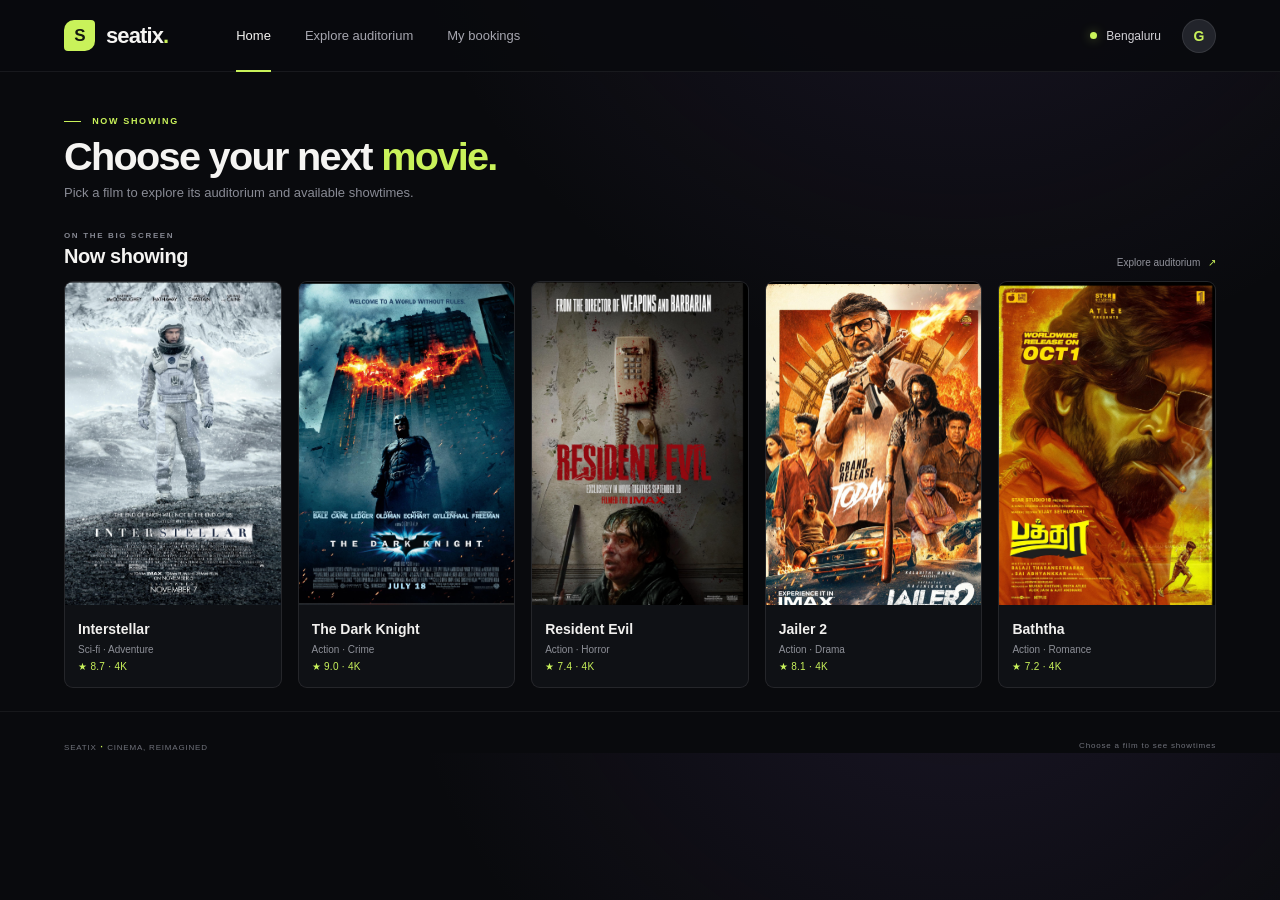
<file: index.html>
<!doctype html>
<html lang="en">
<head>
    <meta charset="utf-8">
    <meta name="viewport" content="width=device-width, initial-scale=1">
    <meta name="theme-color" content="#090a0d">
    <meta name="description" content="Browse now showing movies and choose a film for your next cinema night.">
    <title>Seatix — Now Showing</title>
    <link rel="stylesheet" href="/styles.css">
</head>
<body>
<header class="site-header">
    <a class="brand" href="/" aria-label="Seatix home">
        <span class="brand-mark">S</span>
        <span>seatix<span class="brand-period">.</span></span>
    </a>
    <nav class="main-nav" aria-label="Main navigation">
        <a class="nav-link active" href="/">Home</a>
        <a class="nav-link" href="/auditorium.html">Explore auditorium</a>
        <a class="nav-link" href="/my-bookings.html">My bookings</a>
    </nav>
    <div class="header-actions">
        <span class="city-label"><span class="status-dot"></span> Bengaluru</span>
        <button class="avatar-button" type="button" aria-label="Guest account">G</button>
    </div>
</header>

<main class="page-shell">
    <section class="intro-row" aria-labelledby="page-title">
        <div>
            <p class="eyebrow"><span class="eyebrow-line"></span> NOW SHOWING</p>
            <h1 id="page-title">Choose your next <span>movie.</span></h1>
            <p class="intro-copy">Pick a film to explore its auditorium and available showtimes.</p>
        </div>
    </section>

    <section class="movie-section" id="movies" aria-labelledby="movies-heading">
        <div class="section-heading">
            <div>
                <p class="eyebrow muted">ON THE BIG SCREEN</p>
                <h2 id="movies-heading">Now showing</h2>
            </div>
            <a class="section-note" href="/auditorium.html">Explore auditorium <span aria-hidden="true">↗</span></a>
        </div>
        <div class="movie-shelf home-movie-shelf" aria-label="Choose a movie">
            <a class="movie-card home-movie-card" href="/auditorium.html?movie=interstellar">
                <img class="movie-poster home-movie-poster" src="/interstellar.png" alt="Interstellar poster">
                <span class="movie-copy home-movie-copy"><span class="movie-title home-movie-title">Interstellar</span><span class="movie-genre">Sci-fi · Adventure</span><span class="movie-rating">★ 8.7 · 4K</span></span>
            </a>
            <a class="movie-card home-movie-card" href="/auditorium.html?movie=dark-knight">
                <img class="movie-poster home-movie-poster" src="/dark-knight.png" alt="The Dark Knight poster">
                <span class="movie-copy home-movie-copy"><span class="movie-title home-movie-title">The Dark Knight</span><span class="movie-genre">Action · Crime</span><span class="movie-rating">★ 9.0 · 4K</span></span>
            </a>
            <a class="movie-card home-movie-card" href="/auditorium.html?movie=resident-evil">
                <img class="movie-poster home-movie-poster" src="/resident-evil.png" alt="Resident Evil poster">
                <span class="movie-copy home-movie-copy"><span class="movie-title home-movie-title">Resident Evil</span><span class="movie-genre">Action · Horror</span><span class="movie-rating">★ 7.4 · 4K</span></span>
            </a>
            <a class="movie-card home-movie-card" href="/auditorium.html?movie=jailer2">
                <img class="movie-poster home-movie-poster" src="/jailer2.png" alt="Jailer 2 poster">
                <span class="movie-copy home-movie-copy"><span class="movie-title home-movie-title">Jailer 2</span><span class="movie-genre">Action · Drama</span><span class="movie-rating">★ 8.1 · 4K</span></span>
            </a>
            <a class="movie-card home-movie-card" href="/auditorium.html?movie=baththa">
                <img class="movie-poster home-movie-poster" src="/baththa.png" alt="Baththa poster">
                <span class="movie-copy home-movie-copy"><span class="movie-title home-movie-title">Baththa</span><span class="movie-genre">Action · Romance</span><span class="movie-rating">★ 7.2 · 4K</span></span>
            </a>
        </div>
    </section>
</main>
<footer class="site-footer page-shell">
    <span>SEATIX <span class="brand-period">·</span> CINEMA, REIMAGINED</span>
    <span>Choose a film to see showtimes</span>
</footer>
</body>
</html>
</file>
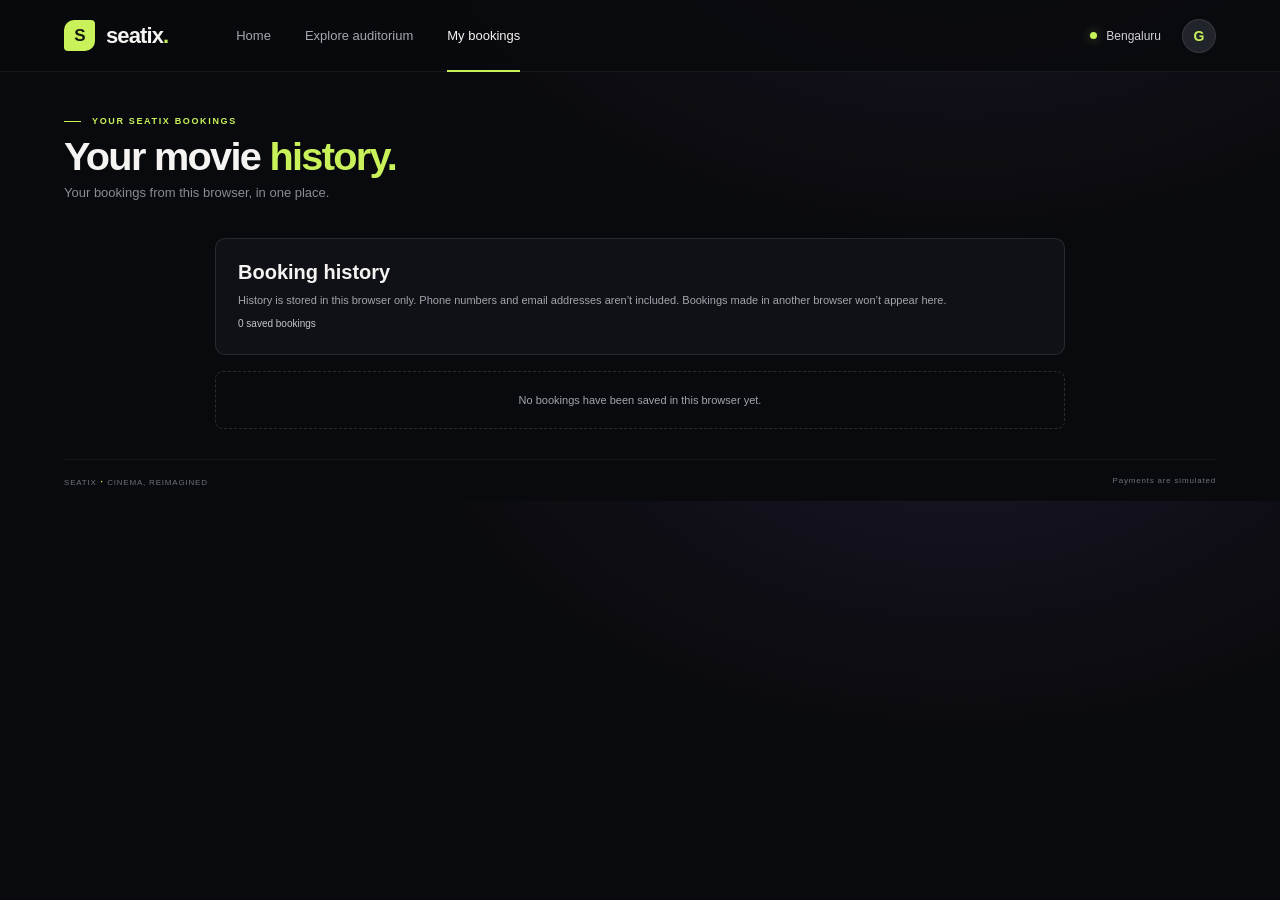
<file: my-bookings.html>
<!doctype html>
<html lang="en">
<head>
    <meta charset="utf-8">
    <meta name="viewport" content="width=device-width, initial-scale=1">
    <meta name="theme-color" content="#090a0d">
    <meta name="description" content="View bookings saved in this browser.">
    <title>Seatix — My Bookings</title>
    <link rel="stylesheet" href="/styles.css">
    <script src="/booking-history.js" defer></script>
    <script src="/my-bookings.js" defer></script>
</head>
<body>
<header class="site-header">
    <a class="brand" href="/" aria-label="Seatix home">
        <span class="brand-mark">S</span>
        <span>seatix<span class="brand-period">.</span></span>
    </a>
    <nav class="main-nav" aria-label="Main navigation">
        <a class="nav-link" href="/">Home</a>
        <a class="nav-link" href="/auditorium.html">Explore auditorium</a>
        <a class="nav-link active" href="/my-bookings.html">My bookings</a>
    </nav>
    <div class="header-actions">
        <span class="city-label"><span class="status-dot"></span> Bengaluru</span>
        <button class="avatar-button" type="button" aria-label="Guest account">G</button>
    </div>
</header>

<main class="page-shell">
    <section class="intro-row" aria-labelledby="page-title">
        <div>
            <p class="eyebrow"><span class="eyebrow-line"></span> YOUR SEATIX BOOKINGS</p>
            <h1 id="page-title">Your movie <span>history.</span></h1>
            <p class="intro-copy">Your bookings from this browser, in one place.</p>
        </div>
    </section>

    <section class="booking-history-panel" aria-labelledby="booking-history-heading">
        <h2 id="booking-history-heading">Booking history</h2>
        <p class="booking-history-note">History is stored in this browser only. Phone numbers and email addresses aren’t included. Bookings made in another browser won’t appear here.</p>
        <p class="booking-history-status" id="bookingHistoryStatus" role="status" aria-live="polite"></p>
    </section>

    <p class="booking-history-empty" id="bookingHistoryEmpty" role="status" hidden>No bookings have been saved in this browser yet.</p>
    <section class="booking-results" id="bookingResults" aria-label="Saved bookings" hidden>
        <div class="booking-record-list" id="bookingRecordList"></div>
    </section>

    <footer class="site-footer">
        <span>SEATIX <span class="brand-period">·</span> CINEMA, REIMAGINED</span>
        <span>Payments are simulated</span>
    </footer>
</main>
</body>
</html>
</file>
<file: styles.css>
:root {
    color-scheme: dark;
    --bg: #090a0d;
    --surface: #111318;
    --surface-raised: #17191f;
    --line: rgba(255, 255, 255, .09);
    --muted: #898b95;
    --text: #f5f4f2;
    --accent: #c9f25a;
    --purple: #a78bfa;
}

* { box-sizing: border-box; }

html { min-width: 360px; scroll-behavior: smooth; }

body {
    margin: 0;
    background:
        radial-gradient(ellipse at 75% -25%, rgba(108, 79, 156, .18), transparent 42%),
        var(--bg);
    color: var(--text);
    font-family: Inter, "Segoe UI", Arial, sans-serif;
    font-size: 14px;
    -webkit-font-smoothing: antialiased;
}

button, select, input { font: inherit; }
button { color: inherit; }
a { color: inherit; text-decoration: none; }
button:focus-visible, a:focus-visible, select:focus-visible, input:focus-visible { outline: 2px solid var(--accent); outline-offset: 3px; }

.site-header {
    height: 72px;
    padding: 0 clamp(20px, 5vw, 78px);
    display: flex;
    align-items: center;
    gap: 68px;
    border-bottom: 1px solid rgba(255, 255, 255, .065);
    background: rgba(9, 10, 13, .86);
}

.brand { display: inline-flex; align-items: center; gap: 11px; font-size: 22px; font-weight: 750; letter-spacing: -.9px; }
.brand-mark { width: 31px; height: 31px; display: grid; place-items: center; border-radius: 10px 4px 10px 4px; background: var(--accent); color: #141810; font-size: 17px; font-weight: 900; }
.brand-period { color: var(--accent); }
.main-nav { display: flex; gap: 34px; align-items: center; flex: 1; height: 100%; }
.nav-link { height: 100%; display: grid; place-items: center; color: #a6a6af; position: relative; font-size: 13px; transition: color .18s ease; }
.nav-link:hover, .nav-link.active { color: var(--text); }
.nav-link.active::after { content: ""; height: 2px; position: absolute; bottom: -1px; left: 0; right: 0; background: var(--accent); }
.header-actions { display: flex; align-items: center; gap: 21px; }
.city-label { display: flex; align-items: center; gap: 9px; color: #d1d0d5; font-size: 12px; }
.status-dot { width: 7px; height: 7px; display: inline-block; flex: 0 0 7px; border-radius: 50%; background: var(--accent); box-shadow: 0 0 11px rgba(201, 242, 90, .43); }
.avatar-button { width: 34px; height: 34px; border-radius: 50%; border: 1px solid var(--line); background: #22242b; color: var(--accent); font-weight: 700; cursor: pointer; }

.page-shell { width: min(1510px, 100%); margin: 0 auto; padding: 26px clamp(20px, 5vw, 78px) 0; }
.intro-row { min-height: 120px; display: flex; align-items: center; justify-content: space-between; gap: 20px; }
.eyebrow { margin: 0 0 9px; color: var(--accent); font-size: 9px; font-weight: 800; letter-spacing: 1.65px; }
.eyebrow-line { display: inline-block; width: 17px; height: 1px; vertical-align: middle; margin-right: 7px; background: currentColor; }
h1, h2, p { margin-top: 0; }
h1 { margin-bottom: 8px; font-size: clamp(30px, 3.1vw, 42px); line-height: 1.06; letter-spacing: -1.7px; font-weight: 650; }
h1 span { color: var(--accent); }
.intro-copy { color: var(--muted); font-size: 13px; margin-bottom: 0; }
.step-indicator { display: flex; align-items: center; gap: 12px; color: #666871; white-space: nowrap; padding-top: 15px; }
.step { display: flex; align-items: center; gap: 7px; font-size: 10px; }
.step b { font-size: 9px; font-weight: 600; }
.step.current { color: var(--text); }
.step.current b { color: var(--accent); }
.step-divider { width: 23px; height: 1px; background: #35363c; }

.movie-section { padding-top: 13px; }
.section-heading { display: flex; justify-content: space-between; align-items: end; margin-bottom: 13px; }
.muted { color: #858791; }
.section-heading .eyebrow, .auditorium-heading .eyebrow { margin-bottom: 5px; font-size: 8px; }
.section-heading h2, .auditorium-heading h2 { margin: 0; font-size: 20px; font-weight: 620; letter-spacing: -.45px; }
.section-note { color: #93949d; font-size: 10px; }
.section-note span { padding-left: 5px; color: var(--accent); }
.movie-shelf { display: grid; grid-template-columns: repeat(5, minmax(0, 1fr)); gap: 12px; }
.movie-card {
    display: grid;
    grid-template-columns: 67px minmax(0, 1fr);
    min-width: 0;
    height: 89px;
    padding: 7px;
    gap: 11px;
    text-align: left;
    border: 1px solid var(--line);
    border-radius: 9px;
    background: rgba(18, 19, 24, .8);
    cursor: pointer;
    transition: border-color .2s ease, transform .2s ease, background .2s ease;
}
.movie-card:hover { transform: translateY(-2px); border-color: rgba(201, 242, 90, .38); }
.movie-card.selected { border-color: var(--accent); background: rgba(201, 242, 90, .07); box-shadow: 0 0 0 1px rgba(201, 242, 90, .08); }
.movie-poster { width: 67px; height: 73px; object-fit: cover; object-position: center 27%; border-radius: 5px; background: #23242a; }
.movie-copy { min-width: 0; display: flex; flex-direction: column; justify-content: center; gap: 6px; }
.movie-title { overflow: hidden; color: #f1f0ee; font-size: 11px; font-weight: 650; line-height: 1.3; text-overflow: ellipsis; white-space: nowrap; }
.movie-genre { color: #8e9098; font-size: 9px; }
.movie-rating { color: var(--accent); font-size: 9px; letter-spacing: .3px; }
.home-movie-shelf { gap: 16px; }
.home-movie-card { height: auto; padding: 0; display: flex; flex-direction: column; gap: 0; overflow: hidden; }
.home-movie-poster { width: 100%; height: auto; aspect-ratio: 2 / 3; object-position: center 24%; border-radius: 0; }
.home-movie-copy { width: 100%; min-height: 82px; padding: 12px 13px 13px; align-items: flex-start; gap: 6px; }
.home-movie-title { display: -webkit-box; font-size: 14px; white-space: normal; -webkit-box-orient: vertical; -webkit-line-clamp: 2; }
.home-movie-copy .movie-genre, .home-movie-copy .movie-rating { font-size: 10px; }

.showtime-bar { min-height: 53px; margin: 19px 0 19px; padding: 8px 13px; display: flex; align-items: center; gap: 17px; border: 1px solid var(--line); border-radius: 9px; background: rgba(17, 19, 24, .83); }
.cinema-summary { display: flex; align-items: center; gap: 10px; min-width: 195px; }
.cinema-icon { width: 29px; height: 29px; display: grid; place-items: center; border-radius: 8px; color: #141810; background: var(--accent); font-size: 14px; font-weight: 900; }
.cinema-summary strong, .cinema-summary small { display: block; }
.cinema-summary strong { margin-bottom: 3px; font-size: 10px; font-weight: 650; }
.cinema-summary small { color: #8c8e97; font-size: 9px; }
.bar-divider { width: 1px; height: 27px; background: var(--line); }
.date-chip { display: flex; align-items: center; gap: 8px; color: #bcbcc3; font-size: 10px; white-space: nowrap; }
.date-chip input { width: 111px; padding: 5px 2px; border: 0; background: transparent; color: #bcbcc3; font-size: 10px; color-scheme: dark; }
.date-chip input::-webkit-calendar-picker-indicator { cursor: pointer; opacity: .7; }
.time-button:disabled { opacity: .38; cursor: not-allowed; text-decoration: line-through; }
.date-icon { color: var(--accent); font-size: 15px; }
.time-options { display: flex; align-items: center; gap: 6px; }
.time-button { min-width: 61px; padding: 7px 8px; border: 1px solid transparent; border-radius: 6px; background: #1b1d23; color: #aaaab2; font-size: 9px; cursor: pointer; }
.time-button:hover { border-color: #555759; }
.time-button.active { color: var(--accent); border-color: rgba(201, 242, 90, .55); background: rgba(201, 242, 90, .09); }
.format-chip { display: flex; align-items: center; gap: 7px; margin-left: auto; color: #aaaab2; font-size: 8px; letter-spacing: .9px; white-space: nowrap; }
.format-chip .status-dot { width: 5px; height: 5px; flex-basis: 5px; }

.booking-layout { display: grid; grid-template-columns: minmax(0, 1fr) 230px; align-items: start; gap: 17px; }
.theatre-column { min-width: 0; }
.auditorium-heading { min-height: 42px; margin-bottom: 9px; display: flex; justify-content: space-between; align-items: center; gap: 12px; }
.layout-picker { display: flex; align-items: center; gap: 9px; color: #898b95; font-size: 8px; font-weight: 700; letter-spacing: 1px; }
.layout-picker select { max-width: min(270px, 30vw); padding: 9px 28px 9px 11px; border: 1px solid var(--line); border-radius: 6px; background: #15171c; color: #e2e1df; font-size: 10px; letter-spacing: 0; cursor: pointer; }
.screening-controls { margin: 0 0 12px; padding: 13px 15px; border: 1px solid var(--line); border-radius: 9px; background: rgba(17, 19, 24, .83); }
.screening-heading { display: flex; align-items: center; justify-content: space-between; gap: 12px; }
.screening-heading .eyebrow { margin-bottom: 4px; font-size: 8px; }
.screening-heading h3 { margin: 0; color: #e9e8e5; font-size: 13px; font-weight: 650; }
.screening-status { max-width: 52%; margin: 0; color: #a4a6ad; font-size: 9px; text-align: right; overflow-wrap: anywhere; }
.screening-inputs { display: grid; grid-template-columns: minmax(0, 1fr) minmax(0, 1fr) auto; align-items: end; gap: 12px; margin-top: 11px; }
.screening-file { min-width: 0; display: grid; gap: 5px; color: #b7b8bf; font-size: 9px; }
.screening-file strong { overflow: hidden; color: #e2e1df; font-size: 9px; font-weight: 550; text-overflow: ellipsis; white-space: nowrap; }
.screening-actions { display: flex; align-items: center; gap: 12px; white-space: nowrap; }
.screening-play-button { padding: 8px 11px; border: 1px solid rgba(201, 242, 90, .44); border-radius: 6px; background: rgba(201, 242, 90, .1); color: var(--accent); font-size: 9px; font-weight: 650; cursor: pointer; }
.screening-play-button:hover:not(:disabled) { background: rgba(201, 242, 90, .18); }
.screening-play-button:disabled { opacity: .42; cursor: not-allowed; }
.screening-note { margin: 8px 0 0; color: #777a83; font-size: 8px; line-height: 1.5; }
.auditorium-card { overflow: hidden; border: 1px solid rgba(255, 255, 255, .1); border-radius: 11px; background: linear-gradient(145deg, #12151b, #0d0f14 80%); }
.canvas-toolbar { height: 39px; padding: 0 13px; display: flex; align-items: center; justify-content: space-between; border-bottom: 1px solid rgba(255, 255, 255, .05); }
.canvas-toolbar-actions { display: flex; align-items: center; gap: 14px; }
.live-label { display: flex; align-items: center; gap: 7px; color: #a7a9b0; font-size: 8px; font-weight: 750; letter-spacing: 1px; }
.live-label .status-dot { width: 5px; height: 5px; flex-basis: 5px; }
.quiet-button { padding: 5px 0; border: 0; background: transparent; color: #999ba4; font-size: 9px; cursor: pointer; }
.quiet-button:hover { color: var(--accent); }
.quiet-button span { margin-left: 5px; color: var(--accent); }
.canvas-container { position: relative; height: clamp(430px, 60vh, 700px); overflow: hidden; background: radial-gradient(ellipse at 52% 56%, #1a1f2c 0, #11151e 44%, #0c0f15 100%); }
#auditoriumCanvas { width: 100%; height: 100%; display: block; touch-action: none; cursor: grab; outline: none; }
#auditoriumCanvas:active { cursor: grabbing; }
.canvas-container.map-mode #auditoriumCanvas,
.canvas-container.map-mode .canvas-overlay,
.canvas-container.map-mode .camera-controls { display: none; }
.seat-map-view { position: absolute; inset: 0; overflow: auto; padding: 17px 18px 24px; background: radial-gradient(ellipse at 50% 0, #1a1f2c 0, #10131a 60%); }
.seat-map-view[hidden] { display: none; }
.seat-map-screen { width: min(440px, 70%); height: 23px; margin: 0 auto 20px; display: grid; place-items: center; border: 1px solid rgba(201, 242, 90, .28); border-radius: 50% 50% 5px 5px / 100% 100% 5px 5px; background: linear-gradient(180deg, rgba(201, 242, 90, .14), transparent); color: #b6d971; font-size: 8px; font-weight: 750; letter-spacing: 3px; }
.seat-map-section + .seat-map-section { margin-top: 21px; padding-top: 15px; border-top: 1px solid rgba(255, 255, 255, .09); }
.seat-map-section-title { margin: 0 0 10px 38px; color: #b6b8c0; font-size: 10px; font-weight: 650; letter-spacing: .8px; text-transform: uppercase; }
.seat-map-row { min-width: max-content; min-height: 34px; display: flex; align-items: center; gap: 4px; }
.seat-map-row + .seat-map-row { margin-top: 3px; }
.seat-map-row-label { width: 27px; flex: 0 0 27px; color: #898c97; font-size: 9px; font-weight: 650; text-align: center; }
.seat-map-seat { width: 27px; height: 27px; padding: 0; border: 1px solid rgba(57, 203, 224, .52); border-radius: 6px 6px 4px 4px; background: rgba(57, 203, 224, .12); color: #b9f4fa; font: inherit; font-size: 9px; cursor: pointer; transition: background .12s, border-color .12s, transform .12s; }
.seat-map-seat.premium { border-color: rgba(244, 203, 72, .6); background: rgba(244, 203, 72, .13); color: #f7e5a5; }
.seat-map-seat:hover:not(:disabled) { z-index: 1; transform: translateY(-2px) scale(1.08); border-color: #fff; background: rgba(57, 203, 224, .35); }
.seat-map-seat.premium:hover:not(:disabled) { background: rgba(244, 203, 72, .35); }
.seat-map-seat:focus-visible { z-index: 1; outline: 2px solid #fff; outline-offset: 2px; }
.seat-map-seat.aisle-before { margin-left: 12px; }
.seat-map-seat:disabled { border-color: rgba(227, 83, 93, .4); background: rgba(227, 83, 93, .13); color: #cc7a80; cursor: not-allowed; text-decoration: line-through; }
.seat-map-seat.selected { border-color: #fd863e; background: #fd863e; color: #20140e; box-shadow: 0 0 0 2px rgba(253, 134, 62, .2); }
.seat-map-seat.selected:hover { background: #ff9a5d; }
.seat-map-seat.premium.selected { border-color: #fd863e; background: #fd863e; color: #20140e; }
.seat-map-seat:disabled.selected { border-color: #fd863e; background: #fd863e; color: #20140e; }
.canvas-overlay { position: absolute; z-index: 1; pointer-events: none; color: #777d8a; font-size: 8px; letter-spacing: 1.1px; }
.canvas-overlay.top-left { top: 12px; left: 14px; }
.canvas-overlay.top-left span { padding-left: 4px; color: var(--accent); }
.canvas-overlay.bottom-left { left: 14px; bottom: 11px; color: #90939d; font-size: 9px; letter-spacing: .2px; }
.camera-controls { position: absolute; top: 12px; right: 12px; display: flex; gap: 5px; }
.camera-controls button { width: 27px; height: 27px; border: 1px solid rgba(255, 255, 255, .14); border-radius: 6px; background: rgba(20, 22, 29, .83); color: #dbdce2; font-size: 15px; cursor: pointer; }
.camera-controls button:hover { border-color: var(--accent); color: var(--accent); }
.auditorium-footer { min-height: 40px; padding: 0 13px; display: flex; align-items: center; justify-content: space-between; gap: 10px; border-top: 1px solid rgba(255, 255, 255, .05); }
.seat-legend { display: flex; flex-wrap: wrap; align-items: center; gap: 15px; }
.seat-legend span { display: flex; align-items: center; gap: 6px; color: #9698a0; font-size: 8px; white-space: nowrap; }
.legend-dot { width: 7px; height: 7px; border-radius: 2px; display: inline-block; }
.legend-dot.standard { background: #39cbe0; }
.legend-dot.premium { background: #f4cb48; }
.legend-dot.chosen { background: #fd863e; }
.legend-dot.unavailable { background: #e3535d; }
.reference-link { white-space: nowrap; }
.sample-note { margin: 7px 0 0; color: #70727a; font-size: 9px; }

.summary-card { min-height: 0; padding: 14px; border: 1px solid rgba(255, 255, 255, .1); border-radius: 11px; background: linear-gradient(155deg, #171920, #111318 57%); }
.summary-top { display: flex; align-items: center; justify-content: space-between; }
.summary-kicker { color: #a5a6ae; font-size: 8px; font-weight: 750; letter-spacing: 1.1px; }
.step-badge { padding: 5px 7px; border-radius: 4px; background: #24262d; color: #9c9ea6; font-size: 8px; }
.summary-card h2 { margin: 11px 0 5px; font-size: 20px; font-weight: 630; letter-spacing: -.4px; }
.summary-description { margin: 0 0 10px; color: #8b8d95; font-size: 10px; }
.selected-count { margin-bottom: 9px; color: #dedee2; font-size: 10px; font-weight: 550; }
.selected-list { max-height: 92px; min-height: 52px; overflow-y: auto; margin: 0; padding: 0; list-style: none; }
.selected-list li { padding: 6px 0; display: flex; align-items: center; justify-content: space-between; color: #d6d6dc; font-size: 10px; border-bottom: 1px solid rgba(255, 255, 255, .05); }
.selected-list li small { color: #999ba4; font-size: 9px; }
.selected-list .empty-selection { min-height: 42px; justify-content: center; border: 1px dashed rgba(255, 255, 255, .12); border-radius: 6px; color: #777982; }
.clear-button { margin-top: 8px; padding: 4px 0; border: 0; background: transparent; color: var(--accent); font-size: 9px; cursor: pointer; }
.clear-button:disabled { visibility: hidden; }
.summary-divider { height: 1px; margin: 10px 0; background: var(--line); }
.price-line, .total-line { display: flex; align-items: center; justify-content: space-between; margin: 8px 0; color: #9b9da5; font-size: 10px; }
.price-line strong { color: #e2e1e2; font-size: 10px; font-weight: 550; }
.total-line { padding-top: 9px; margin-top: 9px; border-top: 1px solid var(--line); color: #f1f0ed; font-size: 13px; font-weight: 600; }
.total-line strong { color: var(--accent); font-size: 19px; font-weight: 650; }
.continue-button { width: 100%; min-height: 40px; margin-top: 9px; padding: 0 14px; display: flex; align-items: center; justify-content: space-between; border: 0; border-radius: 6px; background: var(--accent); color: #171a11; font-size: 11px; font-weight: 750; cursor: pointer; transition: filter .2s ease, transform .2s ease; }
.continue-button:not(:disabled):hover { filter: brightness(1.09); transform: translateY(-1px); }
.continue-button:disabled { opacity: .43; cursor: not-allowed; }
.continue-button span { font-size: 16px; }
.booking-availability { margin: 8px 0 0; color: #d7bd7d; font-size: 9px; line-height: 1.45; }
.secure-note { margin: 10px 0 0; display: flex; justify-content: center; gap: 5px; color: #777a82; font-size: 8px; }
.secure-note span { color: var(--accent); }

.site-footer { margin-top: 23px; min-height: 42px; display: flex; justify-content: space-between; align-items: center; border-top: 1px solid rgba(255, 255, 255, .06); color: #6f717a; font-size: 8px; letter-spacing: .8px; }
.site-footer .brand-period { font-size: 13px; }
.site-footer #serviceStatus { text-transform: none; letter-spacing: 0; }
.toast { position: fixed; z-index: 10; right: 23px; bottom: 22px; max-width: 340px; padding: 12px 15px; border: 1px solid rgba(201, 242, 90, .35); border-radius: 8px; background: #1c2118; color: #ecf1e4; font-size: 11px; box-shadow: 0 12px 45px rgba(0, 0, 0, .35); opacity: 0; pointer-events: none; transform: translateY(8px); transition: opacity .2s ease, transform .2s ease; }
.toast.visible { opacity: 1; transform: translateY(0); }

.reference-dialog { width: min(1050px, calc(100vw - 32px)); max-height: calc(100vh - 40px); overflow-y: auto; padding: 22px; border: 1px solid #373941; border-radius: 12px; background: #111318; color: var(--text); }
.reference-dialog::backdrop { background: rgba(0, 0, 0, .78); backdrop-filter: blur(7px); }
.dialog-header { display: flex; align-items: start; justify-content: space-between; gap: 20px; margin-bottom: 17px; }
.dialog-header h2 { margin: 0; font-size: 20px; font-weight: 600; }
.dialog-header .eyebrow { margin-bottom: 6px; }
.dialog-close { width: 30px; height: 30px; border: 1px solid var(--line); border-radius: 50%; background: #1b1d23; color: #dbdce0; font-size: 20px; line-height: 1; cursor: pointer; }
.reference-gallery { display: grid; grid-template-columns: repeat(3, minmax(0, 1fr)); align-items: start; gap: 13px; }
.reference-gallery figure { min-width: 0; margin: 0; }
.reference-gallery img { width: 100%; max-height: 54vh; display: block; object-fit: contain; border-radius: 6px; background: #090a0d; }
.reference-gallery figcaption { padding: 9px 1px 2px; color: #c5c6cd; font-size: 10px; }
.payment-dialog { width: min(475px, calc(100vw - 32px)); padding: 22px; border: 1px solid #373941; border-radius: 12px; background: #111318; color: var(--text); box-shadow: 0 25px 100px rgba(0, 0, 0, .45); }
.payment-dialog::backdrop { background: rgba(0, 0, 0, .79); backdrop-filter: blur(7px); }
.payment-dialog .dialog-header { margin-bottom: 15px; }
.payment-dialog .dialog-header h2 { font-size: 19px; }
.contact-intro { margin: 0 0 17px; color: #a4a5ad; font-size: 11px; line-height: 1.55; }
.contact-demo-warning { margin: 0 0 15px; padding: 10px 11px; border: 1px solid rgba(241, 192, 88, .22); border-radius: 6px; background: rgba(241, 192, 88, .07); color: #d3c7a6; font-size: 9px; line-height: 1.55; }
.contact-demo-warning strong { color: #f1c058; }
.contact-fields { display: grid; gap: 7px; }
.contact-fields label { margin-top: 5px; color: #e2e1e4; font-size: 10px; font-weight: 650; }
.contact-fields input { width: 100%; min-height: 40px; padding: 9px 11px; border: 1px solid #373941; border-radius: 6px; background: #191b21; color: var(--text); font-size: 12px; }
.contact-fields input::placeholder { color: #73757e; }
.contact-fields small { margin: -2px 0 5px; color: #858791; font-size: 9px; }
.contact-form-error { margin: 11px 0 0; color: #f27982; font-size: 10px; line-height: 1.5; }
.contact-actions { margin-top: 16px; display: grid; grid-template-columns: .75fr 1.25fr; gap: 8px; }
.contact-actions button { min-height: 39px; padding: 8px 10px; border-radius: 6px; font-size: 10px; font-weight: 650; cursor: pointer; }
.contact-actions button:disabled { opacity: .5; cursor: wait; }
.contact-cancel-button { border: 1px solid var(--line); background: #1b1d23; color: #dfdfe3; }
.contact-cancel-button:hover { border-color: #777984; }
.contact-actions .simulate-success-button { width: 100%; }
.payment-status-panel { min-height: 59px; padding: 11px 12px; display: flex; align-items: center; gap: 11px; border: 1px solid rgba(241, 192, 88, .22); border-radius: 8px; background: rgba(241, 192, 88, .07); }
.payment-status-panel[data-status="SUCCESS"] { border-color: rgba(201, 242, 90, .34); background: rgba(201, 242, 90, .08); }
.payment-status-panel[data-status="FAILED"] { border-color: rgba(227, 83, 93, .38); background: rgba(227, 83, 93, .08); }
.payment-status-icon { width: 28px; height: 28px; display: grid; place-items: center; flex: 0 0 28px; border-radius: 50%; background: rgba(241, 192, 88, .16); color: #f1c058; font-size: 16px; }
.payment-status-panel[data-status="SUCCESS"] .payment-status-icon { background: rgba(201, 242, 90, .17); color: var(--accent); }
.payment-status-panel[data-status="FAILED"] .payment-status-icon { background: rgba(227, 83, 93, .17); color: #f27982; }
.payment-status-panel strong, .payment-status-panel small { display: block; }
.payment-status-panel strong { margin-bottom: 3px; font-size: 11px; }
.payment-status-panel small { color: #999ba3; font-size: 9px; }
.checkout-details { margin: 14px 0 11px; padding: 2px 0; border-top: 1px solid var(--line); }
.checkout-details div { padding: 9px 0; display: flex; align-items: flex-start; justify-content: space-between; gap: 12px; border-bottom: 1px solid rgba(255, 255, 255, .055); color: #989aa3; font-size: 10px; }
.checkout-details strong { max-width: 62%; color: #e2e1e4; text-align: right; font-size: 10px; font-weight: 560; }
.checkout-details .checkout-total { align-items: center; color: #f0efec; font-size: 12px; font-weight: 650; }
.checkout-details .checkout-total strong { color: var(--accent); font-size: 18px; font-weight: 680; }
.payment-qr-panel { margin: 13px 0; padding: 11px; display: grid; grid-template-columns: 104px minmax(0, 1fr); align-items: center; gap: 13px; border: 1px solid rgba(255, 255, 255, .09); border-radius: 8px; background: #17191f; }
.payment-qr-frame { width: 104px; aspect-ratio: 1; display: grid; place-items: center; overflow: hidden; border-radius: 5px; background: #fff; color: #555; }
.payment-qr-frame img { width: 100%; height: 100%; display: block; object-fit: contain; }
.payment-qr-frame img[hidden] { display: none; }
.payment-qr-frame span { padding: 8px; color: #555; font-size: 9px; text-align: center; }
.payment-qr-frame span[hidden] { display: none; }
.payment-qr-copy strong { display: block; margin-bottom: 5px; color: #e2e1e4; font-size: 10px; }
.payment-qr-copy p { margin: 0; color: #999ba4; font-size: 9px; line-height: 1.5; }
.simulation-note { margin: 12px 0; padding: 10px 11px; border-radius: 6px; background: #1b1d23; color: #999ba4; font-size: 9px; line-height: 1.55; }
.simulation-note strong { color: #dedee2; }
.payment-actions { display: grid; grid-template-columns: 1fr 1.45fr; gap: 8px; }
.payment-actions button, .retry-payment-button { min-height: 39px; padding: 8px 10px; border-radius: 6px; font-size: 10px; font-weight: 650; cursor: pointer; }
.payment-actions button:disabled, .retry-payment-button:disabled { opacity: .5; cursor: wait; }
.simulate-failure-button { border: 1px solid rgba(227, 83, 93, .3); background: transparent; color: #e7959b; }
.simulate-failure-button:hover { background: rgba(227, 83, 93, .1); }
.simulate-success-button { display: flex; justify-content: space-between; align-items: center; border: 0; background: var(--accent); color: #171a11; }
.simulate-success-button:hover { filter: brightness(1.08); }
.retry-payment-button { width: 100%; margin-top: 9px; border: 1px solid var(--line); background: #1b1d23; color: #dfdfe3; }
.retry-payment-button:hover { border-color: var(--accent); color: var(--accent); }
.booking-success-page { position: fixed; z-index: 20; inset: 0; min-height: 100vh; padding: 28px; display: grid; place-items: center; overflow-y: auto; background: radial-gradient(ellipse at 50% 25%, rgba(201, 242, 90, .09), transparent 46%), #090a0d; color: var(--text); }
.booking-success-page[hidden] { display: none; }
.booking-success-brand { position: absolute; top: 24px; left: 28px; }
.booking-success-card { width: min(420px, 100%); padding: 26px; border: 1px solid #373941; border-radius: 14px; background: rgba(17, 19, 24, .96); box-shadow: 0 25px 100px rgba(0, 0, 0, .4); }
.booking-success-icon { width: 46px; height: 46px; margin-bottom: 17px; display: grid; place-items: center; border: 1px solid rgba(201, 242, 90, .38); border-radius: 50%; background: rgba(201, 242, 90, .11); color: var(--accent); font-size: 24px; }
.booking-success-card > .eyebrow { margin-bottom: 8px; }
.booking-success-card h1 { margin: 0; color: #f1f0ed; font-size: clamp(26px, 5vw, 36px); letter-spacing: -1.2px; }
.booking-success-reference { margin: 9px 0 16px; color: #a4a5ad; font-size: 12px; }
.booking-success-reference strong { color: var(--accent); }
.booking-success-details { border-top: 1px solid var(--line); }
.booking-success-details div { padding: 10px 0; display: flex; justify-content: space-between; gap: 18px; border-bottom: 1px solid rgba(255, 255, 255, .055); color: #989aa3; font-size: 11px; }
.booking-success-details strong { max-width: 62%; color: #e2e1e4; text-align: right; font-weight: 580; }
.booking-success-note { margin: 14px 0; padding: 10px; border: 1px solid rgba(241, 192, 88, .22); border-radius: 7px; background: rgba(241, 192, 88, .07); color: #d3c7a6; font-size: 10px; line-height: 1.6; }
.booking-success-note strong { color: #f1c058; }
.booking-success-done { width: 100%; min-height: 42px; padding: 10px 14px; justify-content: center; border-radius: 6px; font-size: 11px; font-weight: 700; cursor: pointer; }
.booking-history-panel { max-width: 850px; margin: 20px auto 16px; padding: 22px; border: 1px solid rgba(255, 255, 255, .1); border-radius: 10px; background: rgba(17, 19, 24, .88); }
.booking-history-panel h2 { margin: 0 0 8px; font-size: 20px; font-weight: 620; }
.booking-history-note { margin: 0; color: #a4a5ad; font-size: 11px; line-height: 1.55; }
.booking-history-status { min-height: 14px; margin: 9px 0 0; color: #c5c6cd; font-size: 10px; }
.booking-history-empty { max-width: 850px; margin: 0 auto 30px; padding: 22px; border: 1px dashed rgba(255, 255, 255, .14); border-radius: 8px; color: #a4a5ad; font-size: 11px; text-align: center; }
.booking-results { max-width: 850px; margin: 0 auto 30px; }
.booking-results h2 { margin: 0 0 12px; font-size: 18px; font-weight: 620; }
.booking-record-list { display: grid; gap: 10px; }
.booking-record { padding: 15px 17px; border: 1px solid rgba(255, 255, 255, .1); border-radius: 8px; background: #111318; }
.booking-record-header { margin-bottom: 12px; display: flex; align-items: center; justify-content: space-between; gap: 10px; }
.booking-record-header h3 { margin: 0; color: #f0efed; font-size: 13px; font-weight: 650; }
.booking-record-status { padding: 5px 8px; border-radius: 4px; background: #24262d; color: #c5c6cd; font-size: 9px; white-space: nowrap; }
.booking-record-status[data-status="CONFIRMED"] { background: rgba(201, 242, 90, .12); color: var(--accent); }
.booking-record-status[data-status="CANCELLED"] { background: rgba(227, 83, 93, .12); color: #f27982; }
.booking-record-details { display: grid; grid-template-columns: repeat(2, minmax(0, 1fr)); gap: 12px 20px; }
.booking-record-details div { min-width: 0; display: grid; gap: 4px; }
.booking-record-details span { color: #898b95; font-size: 9px; }
.booking-record-details strong { overflow-wrap: anywhere; color: #e2e1e4; font-size: 10px; font-weight: 550; }
.booking-record-details .booking-record-total strong { color: var(--accent); font-size: 13px; }

@media (min-width: 1400px) {
    .page-shell { padding-right: 68px; padding-left: 68px; }
    .movie-card { grid-template-columns: 71px minmax(0, 1fr); height: 95px; }
    .movie-poster { width: 71px; height: 79px; }
}

@media (max-width: 1050px) {
    .site-header { gap: 34px; }
    .page-shell { padding-right: 24px; padding-left: 24px; }
    .movie-shelf { grid-template-columns: repeat(5, minmax(140px, 1fr)); overflow-x: auto; padding: 1px 1px 7px; }
    .booking-layout { grid-template-columns: minmax(0, 1fr) 220px; gap: 12px; }
    .summary-card { padding: 12px; }
    .format-chip { display: none; }
    .showtime-bar { gap: 12px; }
}

@media (max-width: 520px) {
    .booking-success-page { padding: 18px; }
    .booking-success-brand { top: 18px; left: 18px; }
    .booking-success-card { padding: 24px 20px; }
}

@media (max-width: 760px) {
    .site-header { height: 61px; padding: 0 12px; justify-content: space-between; gap: 8px; }
    .brand { gap: 7px; font-size: 18px; }
    .main-nav { gap: 10px; flex: 0 1 auto; }
    .nav-link { font-size: 9px; white-space: nowrap; }
    .header-actions { gap: 6px; }
    .city-label { display: none; }
    .avatar-button { width: 28px; height: 28px; }
    .page-shell { padding: 18px 16px 0; }
    .intro-row { min-height: 113px; align-items: flex-start; }
    .step-indicator { display: none; }
    h1 { font-size: 32px; }
    .intro-copy { max-width: 310px; font-size: 11px; line-height: 1.5; }
    .movie-section { padding-top: 7px; }
    .movie-shelf { grid-template-columns: repeat(5, 151px); gap: 8px; margin-right: -16px; }
    .home-movie-shelf { grid-template-columns: repeat(2, minmax(0, 1fr)); gap: 12px; margin-right: 0; overflow: visible; }
    .showtime-bar { margin: 14px 0; min-height: auto; flex-wrap: wrap; gap: 10px; padding: 10px; }
    .cinema-summary { min-width: 0; flex: 1 1 48%; }
    .bar-divider { display: none; }
    .date-chip { justify-content: flex-end; flex: 1; }
    .time-options { width: 100%; }
    .time-button { flex: 1; }
    .booking-layout { grid-template-columns: minmax(0, 1fr); gap: 13px; }
    .auditorium-heading { align-items: end; }
    .auditorium-heading h2 { font-size: 17px; }
    .layout-picker { display: block; text-align: right; }
    .layout-picker span { display: block; margin-bottom: 4px; }
    .layout-picker select { max-width: 176px; padding: 8px 6px; font-size: 9px; }
    .screening-heading { align-items: flex-start; flex-direction: column; gap: 5px; }
    .screening-status { max-width: none; text-align: left; }
    .screening-inputs { grid-template-columns: minmax(0, 1fr); align-items: stretch; gap: 10px; }
    .screening-actions { flex-wrap: wrap; }
    .screening-play-button { min-height: 34px; }
    .canvas-container { height: clamp(360px, 60vh, 560px); }
    .auditorium-footer { padding: 8px 11px; align-items: flex-start; }
    .seat-legend { gap: 9px 12px; }
    .reference-link { display: none; }
    .summary-card { min-height: 0; padding: 15px; }
    .summary-card h2 { margin-top: 10px; }
    .site-footer { margin-top: 17px; }
    .reference-gallery { grid-template-columns: minmax(0, 1fr); }
    .reference-gallery img { max-height: 52vh; }
    .payment-dialog { padding: 18px; }
    .payment-qr-panel { grid-template-columns: 88px minmax(0, 1fr); gap: 10px; }
    .payment-qr-frame { width: 88px; }
    .booking-history-panel { margin: 14px 0 14px; padding: 16px; }
    .booking-record { padding: 13px; }
    .booking-record-details { gap: 10px 12px; }
}

@media (prefers-reduced-motion: reduce) {
    *, *::before, *::after { scroll-behavior: auto !important; transition-duration: .01ms !important; }
}
</file>
